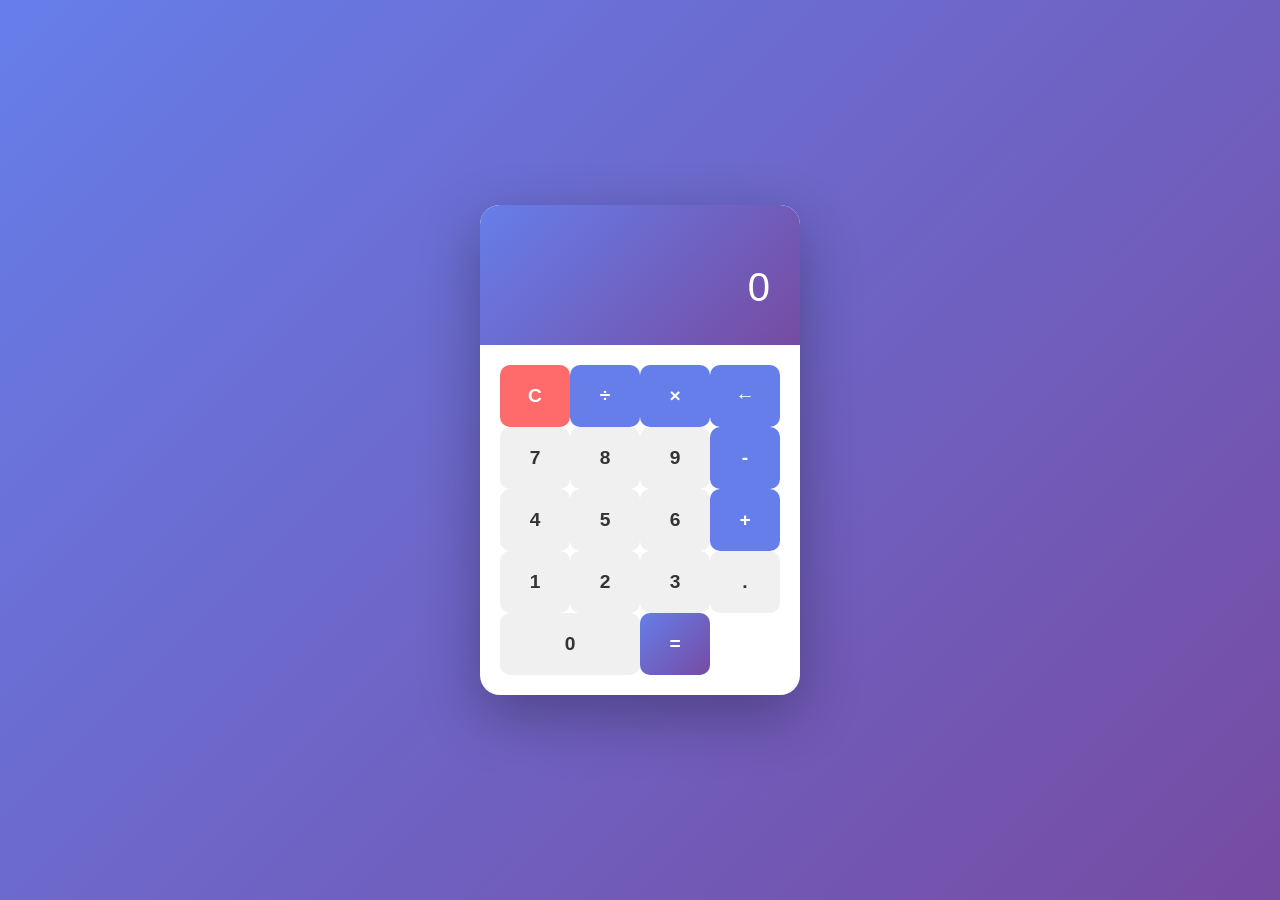
<file: static/index.html>
<!DOCTYPE html>
<html lang="en">
<head>
    <meta charset="UTF-8">
    <meta name="viewport" content="width=device-width, initial-scale=1.0">
    <title>Modern Calculator</title>
    <style>
        * {
            margin: 0;
            padding: 0;
            box-sizing: border-box;
        }

        body {
            font-family: 'Segoe UI', Tahoma, Geneva, Verdana, sans-serif;
            display: flex;
            justify-content: center;
            align-items: center;
            min-height: 100vh;
            background: linear-gradient(135deg, #667eea 0%, #764ba2 100%);
        }

        .calculator-container {
            background: white;
            border-radius: 20px;
            box-shadow: 0 20px 60px rgba(0, 0, 0, 0.3);
            overflow: hidden;
            width: 320px;
        }

        .display {
            background: linear-gradient(135deg, #667eea 0%, #764ba2 100%);
            color: white;
            padding: 30px;
            text-align: right;
            font-size: 2.5em;
            font-weight: 300;
            word-wrap: break-word;
            word-break: break-all;
            min-height: 100px;
            display: flex;
            flex-direction: column;
            justify-content: flex-end;
        }

        .expression {
            font-size: 0.8em;
            opacity: 0.7;
            margin-bottom: 10px;
            min-height: 20px;
        }

        .result {
            font-size: 1em;
            min-height: 50px;
        }

        .buttons {
            display: grid;
            grid-template-columns: repeat(4, 1fr);
            gap: 0;
            padding: 20px;
        }

        button {
            padding: 20px;
            font-size: 1.2em;
            border: none;
            border-radius: 10px;
            cursor: pointer;
            background: #f0f0f0;
            color: #333;
            font-weight: 600;
            transition: all 0.3s ease;
        }

        button:hover {
            background: #e0e0e0;
            transform: translateY(-2px);
            box-shadow: 0 5px 15px rgba(0, 0, 0, 0.1);
        }

        button:active {
            transform: translateY(0);
        }

        .operator {
            background: #667eea;
            color: white;
        }

        .operator:hover {
            background: #5568d3;
        }

        .clear {
            background: #ff6b6b;
            color: white;
        }

        .clear:hover {
            background: #ee5a52;
        }

        .equals {
            background: linear-gradient(135deg, #667eea 0%, #764ba2 100%);
            color: white;
        }

        .equals:hover {
            box-shadow: 0 5px 15px rgba(102, 126, 234, 0.4);
        }

        .error {
            color: #ff6b6b;
        }

        .loading {
            opacity: 0.6;
            pointer-events: none;
        }
    </style>
</head>
<body>
    <div class="calculator-container">
        <div class="display">
            <div class="expression" id="expression"></div>
            <div class="result" id="display">0</div>
        </div>
        <div class="buttons">
            <button class="clear" onclick="clearDisplay()">C</button>
            <button class="operator" onclick="appendOperator('/')">÷</button>
            <button class="operator" onclick="appendOperator('*')">×</button>
            <button class="operator" onclick="deleteLastChar()">←</button>
            
            <button onclick="appendNumber('7')">7</button>
            <button onclick="appendNumber('8')">8</button>
            <button onclick="appendNumber('9')">9</button>
            <button class="operator" onclick="appendOperator('-')">-</button>
            
            <button onclick="appendNumber('4')">4</button>
            <button onclick="appendNumber('5')">5</button>
            <button onclick="appendNumber('6')">6</button>
            <button class="operator" onclick="appendOperator('+')">+</button>
            
            <button onclick="appendNumber('1')">1</button>
            <button onclick="appendNumber('2')">2</button>
            <button onclick="appendNumber('3')">3</button>
            <button onclick="appendNumber('.')">.</button>
            
            <button onclick="appendNumber('0')" style="grid-column: span 2;">0</button>
            <button class="equals" onclick="calculate()">=</button>
        </div>
    </div>

    <script>
        let display = document.getElementById('display');
        let expression = document.getElementById('expression');
        let currentExpression = '';

        function appendNumber(num) {
            currentExpression += num;
            updateDisplay();
        }

        function appendOperator(op) {
            if (currentExpression && !currentExpression.endsWith(' ')) {
                currentExpression += ' ' + op + ' ';
                updateDisplay();
            }
        }

        function deleteLastChar() {
            currentExpression = currentExpression.slice(0, -1);
            updateDisplay();
        }

        function clearDisplay() {
            currentExpression = '';
            updateDisplay();
            display.textContent = '0';
            display.classList.remove('error');
        }

        function updateDisplay() {
            display.textContent = currentExpression || '0';
            expression.textContent = '';
        }

        async function calculate() {
            if (!currentExpression.trim()) return;

            try {
                display.classList.add('loading');
                expression.textContent = currentExpression;

                const response = await fetch('/api/calc', {
                    method: 'POST',
                    headers: {
                        'Content-Type': 'application/json',
                    },
                    body: JSON.stringify({ expression: currentExpression })
                });

                const data = await response.json();
                display.classList.remove('loading');

                if (data.error) {
                    display.textContent = 'Error: ' + data.error;
                    display.classList.add('error');
                } else {
                    display.textContent = data.result;
                    display.classList.remove('error');
                    currentExpression = String(data.result);
                }
            } catch (error) {
                display.classList.remove('loading');
                display.textContent = 'Error: ' + error.message;
                display.classList.add('error');
            }
        }

        // Allow keyboard input
        document.addEventListener('keydown', function(event) {
            if (event.key >= '0' && event.key <= '9') appendNumber(event.key);
            if (event.key === '+' || event.key === '-' || event.key === '*' || event.key === '/') {
                event.preventDefault();
                appendOperator(event.key);
            }
            if (event.key === '.') appendNumber('.');
            if (event.key === 'Enter') {
                event.preventDefault();
                calculate();
            }
            if (event.key === 'Backspace') {
                event.preventDefault();
                deleteLastChar();
            }
            if (event.key === 'Escape') clearDisplay();
        });
    </script>
</body>
</html>
</file>
